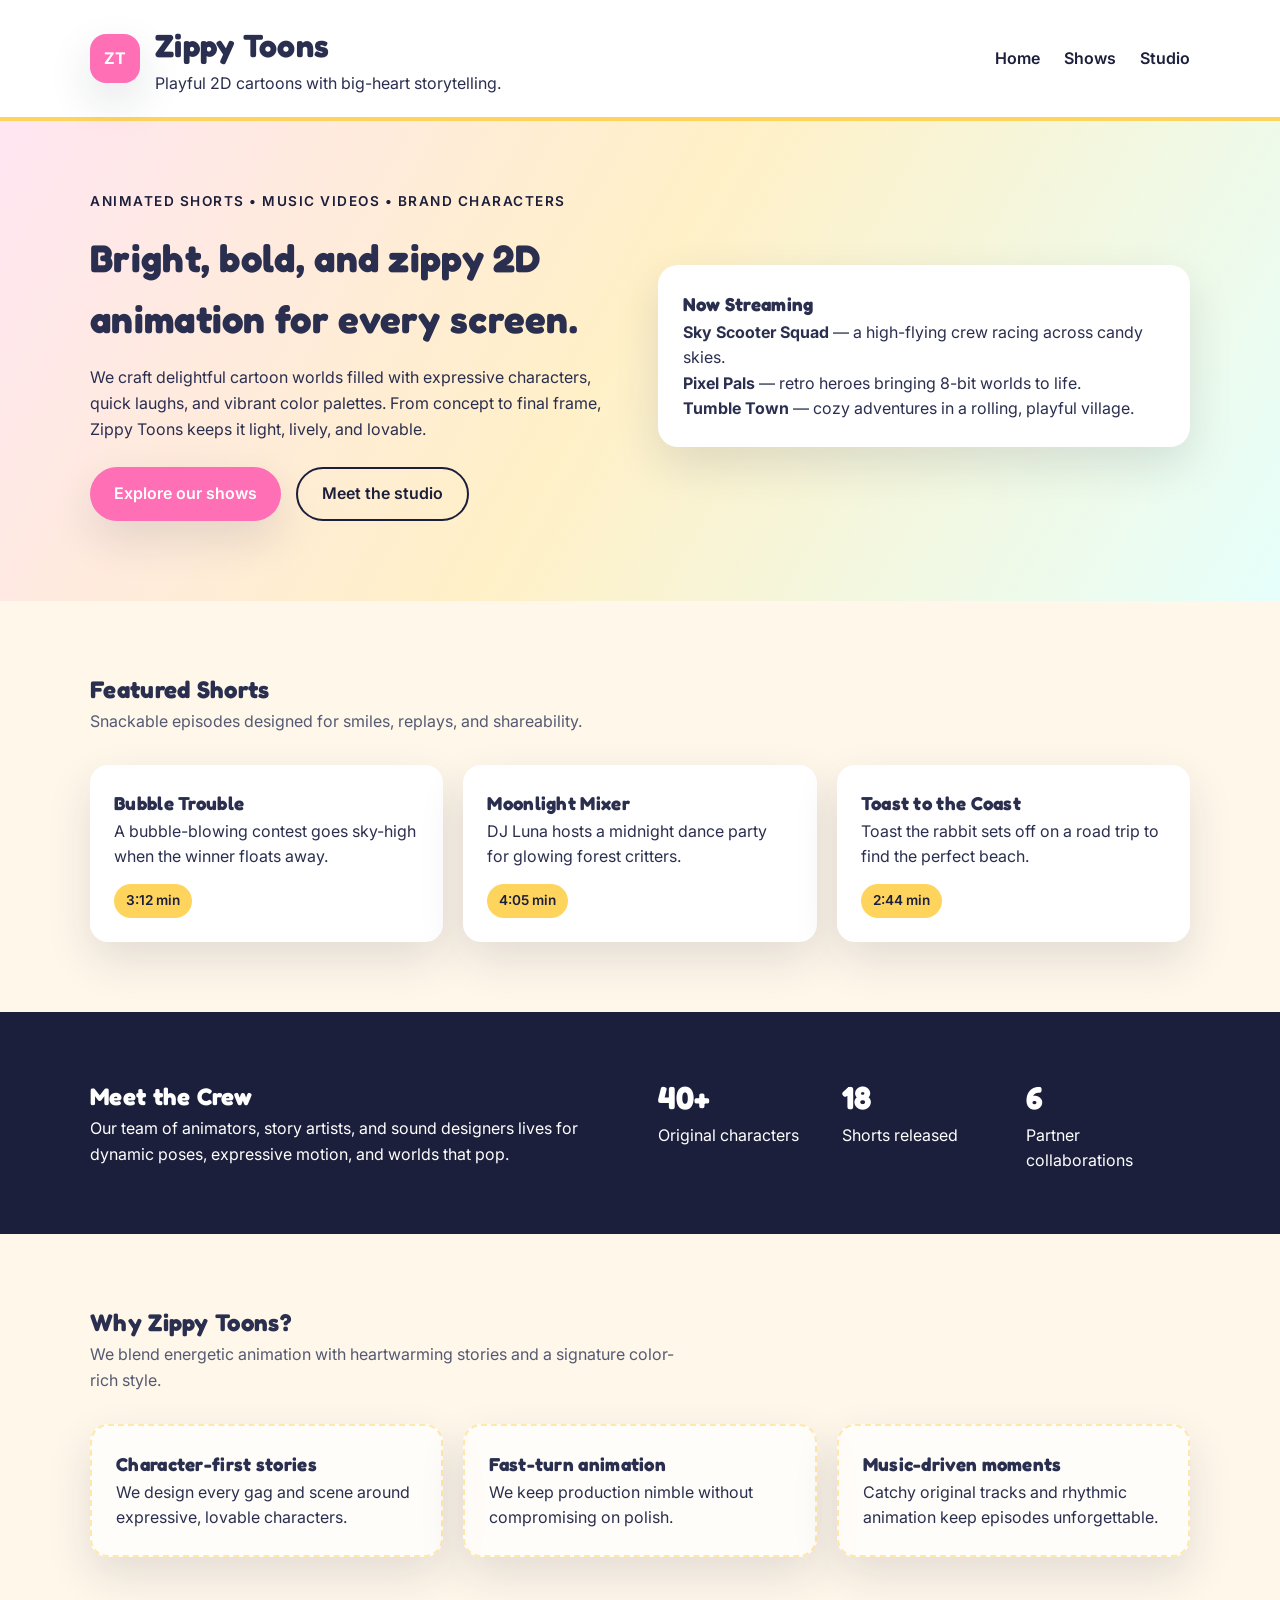
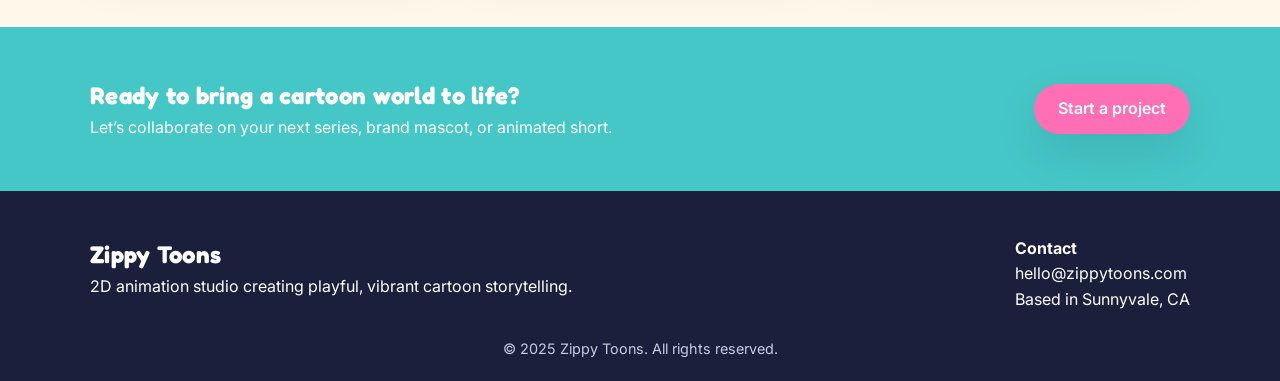
<file: blog/index.html>
<!DOCTYPE html>
<html lang="en">
<head>
    <meta charset="UTF-8">
    <meta name="viewport" content="width=device-width, initial-scale=1.0">
    <title>Zippy Toons | 2D Cartoon Animation Studio</title>
    <link rel="stylesheet" href="style.css">
</head>
<body>
    <header class="site-header">
        <div class="container header-content">
            <div class="logo">
                <span class="logo-mark">ZT</span>
                <div>
                    <h1>Zippy Toons</h1>
                    <p>Playful 2D cartoons with big-heart storytelling.</p>
                </div>
            </div>
            <nav>
                <a href="index.html">Home</a>
                <a href="prompts.html">Shows</a>
                <a href="about.html">Studio</a>
            </nav>
        </div>
    </header>

    <main>
        <section class="hero">
            <div class="container hero-grid">
                <div>
                    <p class="eyebrow">Animated shorts • Music videos • Brand characters</p>
                    <h2>Bright, bold, and zippy 2D animation for every screen.</h2>
                    <p>We craft delightful cartoon worlds filled with expressive characters, quick laughs, and vibrant color palettes. From concept to final frame, Zippy Toons keeps it light, lively, and lovable.</p>
                    <div class="hero-actions">
                        <a class="btn primary" href="prompts.html">Explore our shows</a>
                        <a class="btn ghost" href="about.html">Meet the studio</a>
                    </div>
                </div>
                <div class="hero-card">
                    <h3>Now Streaming</h3>
                    <p><strong>Sky Scooter Squad</strong> — a high-flying crew racing across candy skies.</p>
                    <p><strong>Pixel Pals</strong> — retro heroes bringing 8-bit worlds to life.</p>
                    <p><strong>Tumble Town</strong> — cozy adventures in a rolling, playful village.</p>
                </div>
            </div>
        </section>

        <section class="container section">
            <div class="section-header">
                <h2>Featured Shorts</h2>
                <p>Snackable episodes designed for smiles, replays, and shareability.</p>
            </div>
            <div class="grid-3">
                <article class="card">
                    <h3>Bubble Trouble</h3>
                    <p>A bubble-blowing contest goes sky-high when the winner floats away.</p>
                    <span class="tag">3:12 min</span>
                </article>
                <article class="card">
                    <h3>Moonlight Mixer</h3>
                    <p>DJ Luna hosts a midnight dance party for glowing forest critters.</p>
                    <span class="tag">4:05 min</span>
                </article>
                <article class="card">
                    <h3>Toast to the Coast</h3>
                    <p>Toast the rabbit sets off on a road trip to find the perfect beach.</p>
                    <span class="tag">2:44 min</span>
                </article>
            </div>
        </section>

        <section class="highlight">
            <div class="container highlight-grid">
                <div>
                    <h2>Meet the Crew</h2>
                    <p>Our team of animators, story artists, and sound designers lives for dynamic poses, expressive motion, and worlds that pop.</p>
                </div>
                <div class="stats">
                    <div>
                        <h3>40+</h3>
                        <p>Original characters</p>
                    </div>
                    <div>
                        <h3>18</h3>
                        <p>Shorts released</p>
                    </div>
                    <div>
                        <h3>6</h3>
                        <p>Partner collaborations</p>
                    </div>
                </div>
            </div>
        </section>

        <section class="container section">
            <div class="section-header">
                <h2>Why Zippy Toons?</h2>
                <p>We blend energetic animation with heartwarming stories and a signature color-rich style.</p>
            </div>
            <div class="grid-3">
                <div class="card soft">
                    <h3>Character-first stories</h3>
                    <p>We design every gag and scene around expressive, lovable characters.</p>
                </div>
                <div class="card soft">
                    <h3>Fast-turn animation</h3>
                    <p>We keep production nimble without compromising on polish.</p>
                </div>
                <div class="card soft">
                    <h3>Music-driven moments</h3>
                    <p>Catchy original tracks and rhythmic animation keep episodes unforgettable.</p>
                </div>
            </div>
        </section>

        <section class="cta">
            <div class="container cta-grid">
                <div>
                    <h2>Ready to bring a cartoon world to life?</h2>
                    <p>Let’s collaborate on your next series, brand mascot, or animated short.</p>
                </div>
                <a class="btn primary" href="about.html">Start a project</a>
            </div>
        </section>
    </main>

    <footer>
        <div class="container footer-content">
            <div>
                <h2>Zippy Toons</h2>
                <p>2D animation studio creating playful, vibrant cartoon storytelling.</p>
            </div>
            <div>
                <p><strong>Contact</strong></p>
                <p>hello@zippytoons.com</p>
                <p>Based in Sunnyvale, CA</p>
            </div>
        </div>
        <p class="footer-note">© 2025 Zippy Toons. All rights reserved.</p>
    </footer>
</body>
</html>
</file>
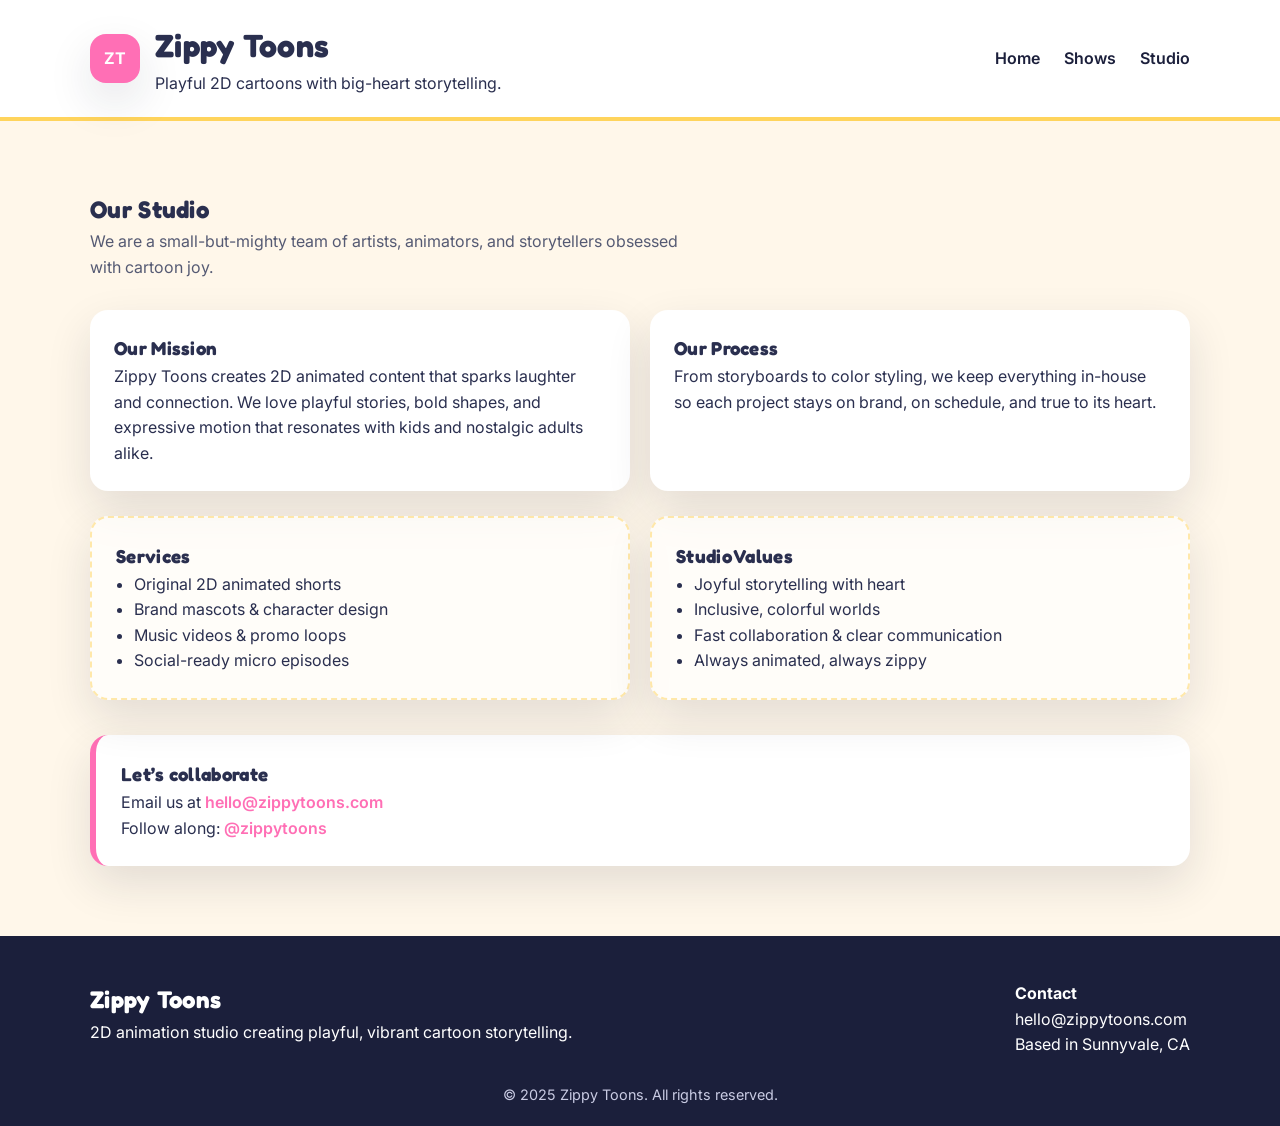
<file: blog/about.html>
<!DOCTYPE html>
<html lang="en">
<head>
    <meta charset="UTF-8">
    <meta name="viewport" content="width=device-width, initial-scale=1.0">
    <title>Studio | Zippy Toons</title>
    <link rel="stylesheet" href="style.css">
</head>
<body>
    <header class="site-header">
        <div class="container header-content">
            <div class="logo">
                <span class="logo-mark">ZT</span>
                <div>
                    <h1>Zippy Toons</h1>
                    <p>Playful 2D cartoons with big-heart storytelling.</p>
                </div>
            </div>
            <nav>
                <a href="index.html">Home</a>
                <a href="prompts.html">Shows</a>
                <a href="about.html">Studio</a>
            </nav>
        </div>
    </header>

    <main class="container section">
        <div class="section-header">
            <h2>Our Studio</h2>
            <p>We are a small-but-mighty team of artists, animators, and storytellers obsessed with cartoon joy.</p>
        </div>

        <div class="grid-2">
            <div class="card">
                <h3>Our Mission</h3>
                <p>Zippy Toons creates 2D animated content that sparks laughter and connection. We love playful stories, bold shapes, and expressive motion that resonates with kids and nostalgic adults alike.</p>
            </div>
            <div class="card">
                <h3>Our Process</h3>
                <p>From storyboards to color styling, we keep everything in-house so each project stays on brand, on schedule, and true to its heart.</p>
            </div>
        </div>

        <div class="grid-2">
            <div class="card soft">
                <h3>Services</h3>
                <ul>
                    <li>Original 2D animated shorts</li>
                    <li>Brand mascots &amp; character design</li>
                    <li>Music videos &amp; promo loops</li>
                    <li>Social-ready micro episodes</li>
                </ul>
            </div>
            <div class="card soft">
                <h3>Studio Values</h3>
                <ul>
                    <li>Joyful storytelling with heart</li>
                    <li>Inclusive, colorful worlds</li>
                    <li>Fast collaboration &amp; clear communication</li>
                    <li>Always animated, always zippy</li>
                </ul>
            </div>
        </div>

        <div class="contact-card">
            <h3>Let’s collaborate</h3>
            <p>Email us at <a href="mailto:hello@zippytoons.com">hello@zippytoons.com</a></p>
            <p>Follow along: <a href="https://instagram.com">@zippytoons</a></p>
        </div>
    </main>

    <footer>
        <div class="container footer-content">
            <div>
                <h2>Zippy Toons</h2>
                <p>2D animation studio creating playful, vibrant cartoon storytelling.</p>
            </div>
            <div>
                <p><strong>Contact</strong></p>
                <p>hello@zippytoons.com</p>
                <p>Based in Sunnyvale, CA</p>
            </div>
        </div>
        <p class="footer-note">© 2025 Zippy Toons. All rights reserved.</p>
    </footer>
</body>
</html>
</file>
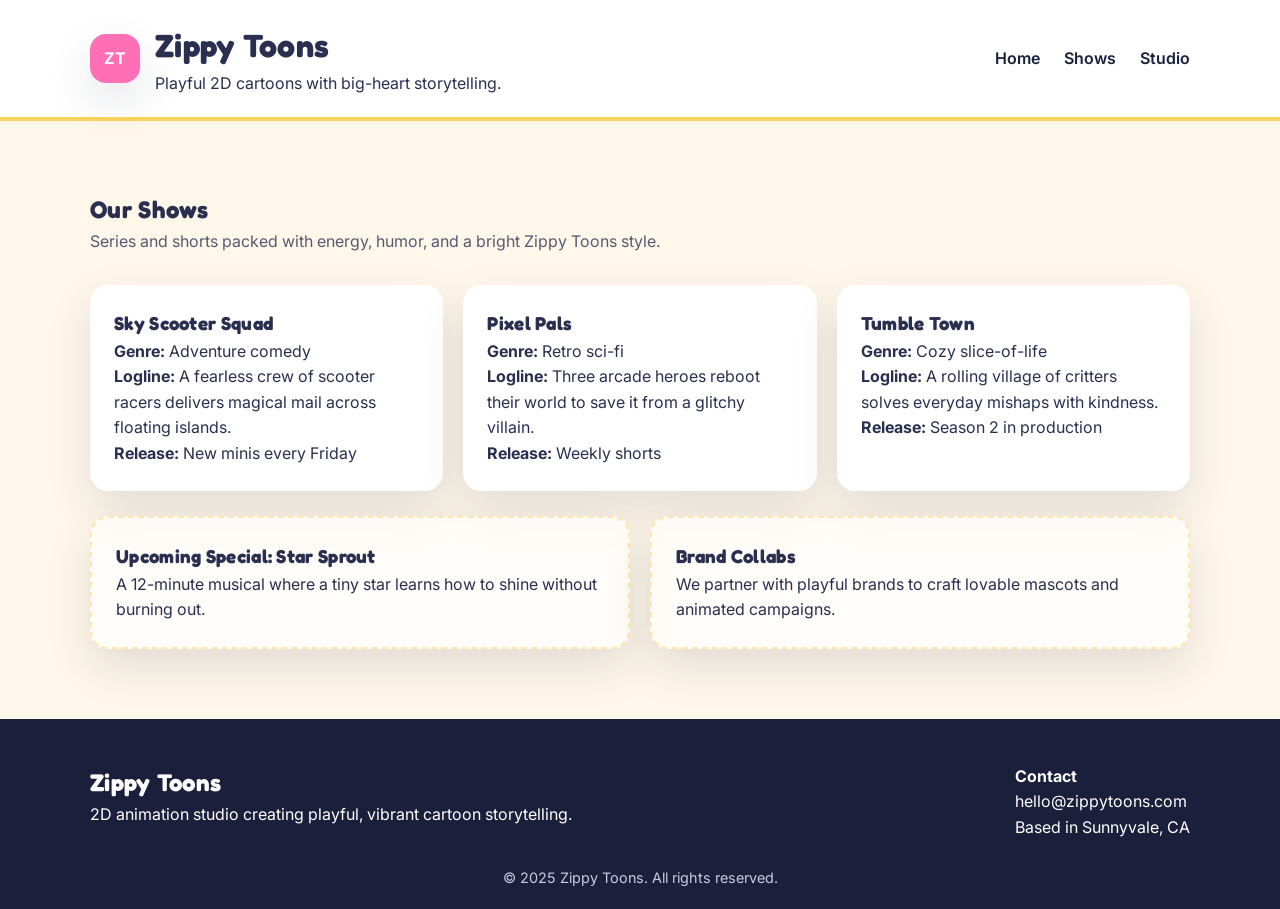
<file: blog/prompts.html>
<!DOCTYPE html>
<html lang="en">
<head>
    <meta charset="UTF-8">
    <meta name="viewport" content="width=device-width, initial-scale=1.0">
    <title>Shows | Zippy Toons</title>
    <link rel="stylesheet" href="style.css">
</head>
<body>
    <header class="site-header">
        <div class="container header-content">
            <div class="logo">
                <span class="logo-mark">ZT</span>
                <div>
                    <h1>Zippy Toons</h1>
                    <p>Playful 2D cartoons with big-heart storytelling.</p>
                </div>
            </div>
            <nav>
                <a href="index.html">Home</a>
                <a href="prompts.html">Shows</a>
                <a href="about.html">Studio</a>
            </nav>
        </div>
    </header>

    <main class="container section">
        <div class="section-header">
            <h2>Our Shows</h2>
            <p>Series and shorts packed with energy, humor, and a bright Zippy Toons style.</p>
        </div>

        <div class="grid-3">
            <article class="card">
                <h3>Sky Scooter Squad</h3>
                <p><strong>Genre:</strong> Adventure comedy</p>
                <p><strong>Logline:</strong> A fearless crew of scooter racers delivers magical mail across floating islands.</p>
                <p><strong>Release:</strong> New minis every Friday</p>
            </article>
            <article class="card">
                <h3>Pixel Pals</h3>
                <p><strong>Genre:</strong> Retro sci-fi</p>
                <p><strong>Logline:</strong> Three arcade heroes reboot their world to save it from a glitchy villain.</p>
                <p><strong>Release:</strong> Weekly shorts</p>
            </article>
            <article class="card">
                <h3>Tumble Town</h3>
                <p><strong>Genre:</strong> Cozy slice-of-life</p>
                <p><strong>Logline:</strong> A rolling village of critters solves everyday mishaps with kindness.</p>
                <p><strong>Release:</strong> Season 2 in production</p>
            </article>
        </div>

        <div class="grid-2">
            <article class="card soft">
                <h3>Upcoming Special: Star Sprout</h3>
                <p>A 12-minute musical where a tiny star learns how to shine without burning out.</p>
            </article>
            <article class="card soft">
                <h3>Brand Collabs</h3>
                <p>We partner with playful brands to craft lovable mascots and animated campaigns.</p>
            </article>
        </div>
    </main>

    <footer>
        <div class="container footer-content">
            <div>
                <h2>Zippy Toons</h2>
                <p>2D animation studio creating playful, vibrant cartoon storytelling.</p>
            </div>
            <div>
                <p><strong>Contact</strong></p>
                <p>hello@zippytoons.com</p>
                <p>Based in Sunnyvale, CA</p>
            </div>
        </div>
        <p class="footer-note">© 2025 Zippy Toons. All rights reserved.</p>
    </footer>
</body>
</html>
</file>
<file: blog/style.css>
@import url('https://fonts.googleapis.com/css2?family=Fredoka:wght@400;500;600;700&family=Inter:wght@400;500;600&display=swap');

:root {
    --navy: #1b1f3b;
    --pink: #ff6fb5;
    --yellow: #ffd45c;
    --teal: #46c7c7;
    --cream: #fff7ea;
    --white: #ffffff;
    --text: #2a2f4f;
    --shadow: 0 18px 45px rgba(27, 31, 59, 0.12);
}

* {
    margin: 0;
    padding: 0;
    box-sizing: border-box;
}

body {
    font-family: 'Inter', sans-serif;
    line-height: 1.6;
    background-color: var(--cream);
    color: var(--text);
}

h1, h2, h3 {
    font-family: 'Fredoka', sans-serif;
    letter-spacing: 0.3px;
}

.container {
    width: min(1100px, 90%);
    margin: 0 auto;
}

.site-header {
    background: var(--white);
    border-bottom: 4px solid var(--yellow);
    position: sticky;
    top: 0;
    z-index: 10;
}

.header-content {
    display: flex;
    align-items: center;
    justify-content: space-between;
    gap: 20px;
    padding: 20px 0;
}

.logo {
    display: flex;
    gap: 15px;
    align-items: center;
}

.logo-mark {
    background: var(--pink);
    color: var(--white);
    font-weight: 700;
    border-radius: 16px;
    padding: 12px 14px;
    font-size: 1rem;
    box-shadow: var(--shadow);
}

header nav a {
    color: var(--navy);
    margin-left: 20px;
    text-decoration: none;
    font-weight: 600;
}

header nav a:hover {
    color: var(--pink);
}

.hero {
    background: linear-gradient(120deg, #ffe6f2 0%, #fff0c7 48%, #e6fffb 100%);
    padding: 70px 0 80px;
}

.hero-grid {
    display: grid;
    grid-template-columns: repeat(auto-fit, minmax(260px, 1fr));
    gap: 35px;
    align-items: center;
}

.hero h2 {
    font-size: clamp(2rem, 3vw, 3rem);
    margin: 15px 0;
}

.eyebrow {
    text-transform: uppercase;
    font-size: 0.85rem;
    letter-spacing: 1.5px;
    color: var(--navy);
    font-weight: 600;
}

.hero-actions {
    margin-top: 25px;
    display: flex;
    flex-wrap: wrap;
    gap: 15px;
}

.hero-card {
    background: var(--white);
    padding: 25px;
    border-radius: 20px;
    box-shadow: var(--shadow);
}

.section {
    padding: 70px 0;
}

.section-header {
    margin-bottom: 30px;
}

.section-header p {
    max-width: 600px;
    color: #555a73;
}

.grid-3 {
    display: grid;
    grid-template-columns: repeat(auto-fit, minmax(220px, 1fr));
    gap: 20px;
}

.grid-2 {
    display: grid;
    grid-template-columns: repeat(auto-fit, minmax(260px, 1fr));
    gap: 20px;
    margin-top: 25px;
}

.card {
    background: var(--white);
    padding: 24px;
    border-radius: 18px;
    box-shadow: var(--shadow);
}

.card.soft {
    background: #ffffffb0;
    border: 2px dashed #ffd45c80;
}

.tag {
    display: inline-block;
    margin-top: 14px;
    background: var(--yellow);
    color: var(--navy);
    padding: 6px 12px;
    border-radius: 999px;
    font-weight: 600;
    font-size: 0.85rem;
}

.highlight {
    background: var(--navy);
    color: var(--white);
    padding: 60px 0;
}

.highlight-grid {
    display: grid;
    grid-template-columns: repeat(auto-fit, minmax(220px, 1fr));
    gap: 35px;
    align-items: center;
}

.stats {
    display: grid;
    grid-template-columns: repeat(auto-fit, minmax(140px, 1fr));
    gap: 20px;
}

.stats h3 {
    font-size: 2rem;
}

.btn {
    display: inline-flex;
    align-items: center;
    justify-content: center;
    padding: 12px 24px;
    border-radius: 999px;
    font-weight: 600;
    text-decoration: none;
    transition: transform 0.2s ease, box-shadow 0.2s ease;
}

.btn.primary {
    background: var(--pink);
    color: var(--white);
    box-shadow: var(--shadow);
}

.btn.ghost {
    border: 2px solid var(--navy);
    color: var(--navy);
    background: transparent;
}

.btn:hover {
    transform: translateY(-2px);
}

.cta {
    background: var(--teal);
    color: var(--white);
    padding: 50px 0;
}

.cta-grid {
    display: flex;
    flex-wrap: wrap;
    gap: 30px;
    align-items: center;
    justify-content: space-between;
}

.contact-card {
    margin-top: 35px;
    padding: 25px;
    background: var(--white);
    border-radius: 18px;
    border-left: 6px solid var(--pink);
    box-shadow: var(--shadow);
}

.contact-card a {
    color: var(--pink);
    font-weight: 600;
    text-decoration: none;
}

footer {
    background: var(--navy);
    color: var(--white);
    padding: 45px 0 20px;
}

.footer-content {
    display: flex;
    flex-wrap: wrap;
    gap: 30px;
    justify-content: space-between;
}

.footer-note {
    text-align: center;
    margin-top: 25px;
    font-size: 0.9rem;
    color: #c9cbe3;
}

ul {
    padding-left: 18px;
}

@media (max-width: 768px) {
    .header-content {
        flex-direction: column;
        align-items: flex-start;
    }

    header nav a {
        margin-left: 0;
        margin-right: 15px;
    }

    .cta-grid {
        flex-direction: column;
        align-items: flex-start;
    }
}
</file>
